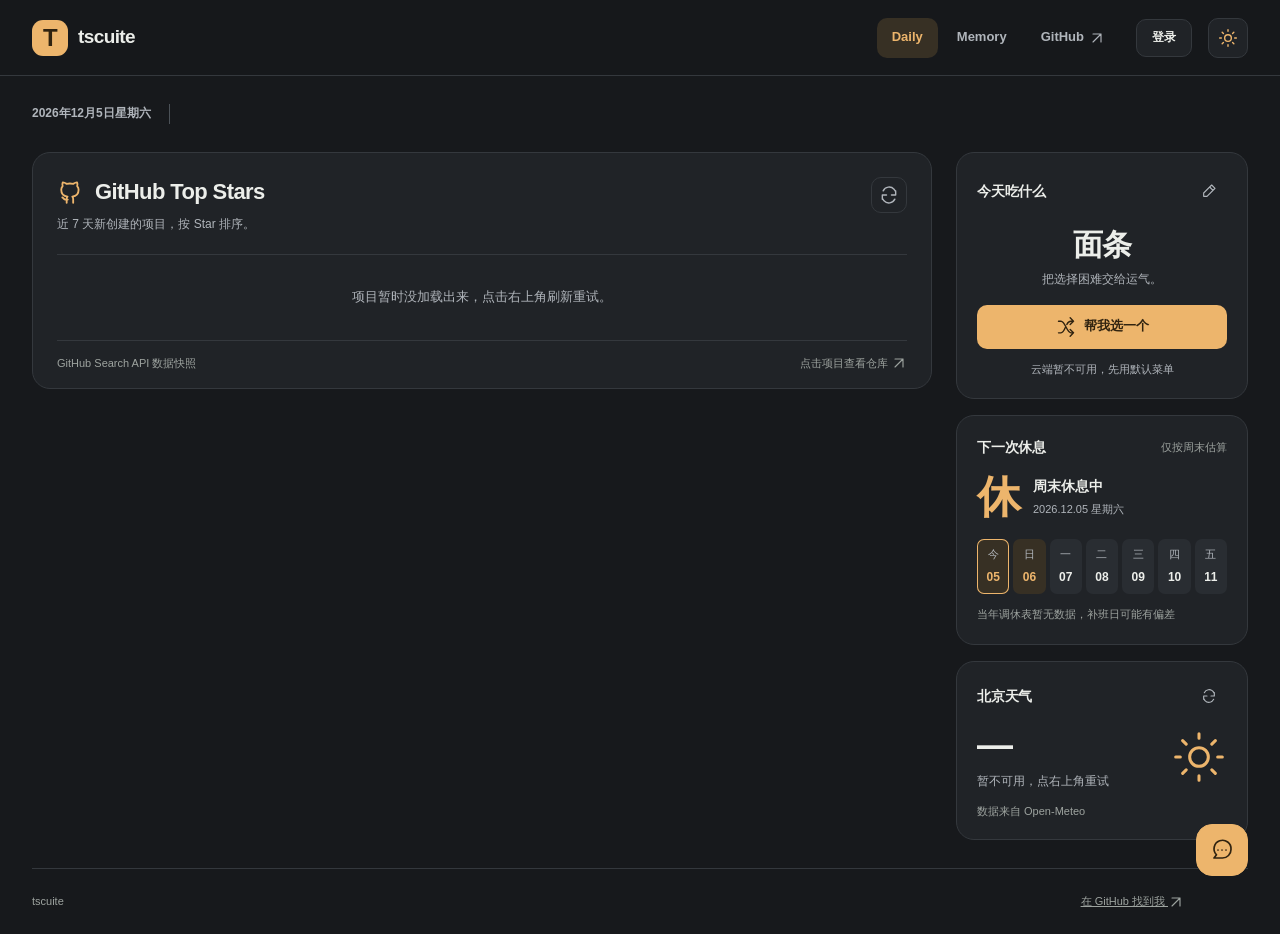
<file: index.html>
<!DOCTYPE html>
<html lang="zh-CN">
<head>
  <meta charset="utf-8">
  <meta name="viewport" content="width=device-width, initial-scale=1">
  <meta name="description" content="tscuite：发现 GitHub 新项目、决定今天吃什么，看看天气和下一个休息日。">
  <meta name="color-scheme" content="light dark">
  <meta name="theme-color" content="#f6f5f1">
  <title>tscuite</title>
  <meta http-equiv="Content-Security-Policy" content="default-src 'self'; script-src 'self'; style-src 'self'; img-src 'self' data:; connect-src 'self' https://memory.tscuite.workers.dev wss://memory.tscuite.workers.dev; object-src 'none'; base-uri 'self'; form-action 'self'">
  <script src="/assets/theme.js?v=3"></script>
  <link rel="icon" href="/assets/mark.svg?v=5" type="image/svg+xml">
  <link rel="stylesheet" href="/assets/desk.css?v=13">
  <script type="module" src="/assets/desk.mjs?v=10"></script>
  <link rel="apple-touch-icon" href="/assets/apple-touch-icon.png">
</head>
<body>
<svg class="icon-definitions" xmlns="http://www.w3.org/2000/svg" aria-hidden="true"><defs>
  <symbol id="i-sun" viewBox="0 0 24 24"><circle cx="12" cy="12" r="4"/><path d="M12 2v2m0 16v2M2 12h2m16 0h2M5 5l1.5 1.5m11 11L19 19M5 19l1.5-1.5m11-11L19 5"/></symbol>
  <symbol id="i-moon" viewBox="0 0 24 24"><path d="M20.5 13A8.5 8.5 0 0 1 11 3.5 8.5 8.5 0 1 0 20.5 13Z"/></symbol>
  <symbol id="i-github" viewBox="0 0 24 24"><path d="M9 19c-4 1-4-2-5-2m10 5v-3.4a3 3 0 0 0-.8-2.3c2.8-.3 5.8-1.4 5.8-6.3a4.8 4.8 0 0 0-1.3-3.4 4.5 4.5 0 0 0-.1-3.4S16.5 3 14 4.5a12 12 0 0 0-6 0C5.5 3 4.4 3.2 4.4 3.2a4.5 4.5 0 0 0-.1 3.4A4.8 4.8 0 0 0 3 10c0 4.9 3 6 5.8 6.3a3 3 0 0 0-.8 2.3V22"/></symbol>
  <symbol id="i-arrow" viewBox="0 0 24 24"><path d="M6 18 18 6M6 6h12v12"/></symbol>
  <symbol id="i-star" viewBox="0 0 24 24"><path d="m12 3 2.8 5.7 6.2.9-4.5 4.4 1.1 6.2-5.6-3-5.6 3 1.1-6.2L3 9.6l6.2-.9Z"/></symbol>
  <symbol id="i-search" viewBox="0 0 24 24"><circle cx="10.5" cy="10.5" r="6.5"/><path d="m16 16 5 5"/></symbol>
  <symbol id="i-shuffle" viewBox="0 0 24 24"><path d="M3 5h3c5 0 7 14 12 14h3m-4-4 4 4-4 4M3 19h3c2.5 0 4-3.5 5-6m2-4c1-2.5 3-4 5-4h3m-4-4 4 4-4 4"/></symbol>
  <symbol id="i-refresh" viewBox="0 0 24 24"><path d="M20 7v5h-5M4 17v-5h5M5 7a8 8 0 0 1 13-2l2 3M4 16l2 3a8 8 0 0 0 13-2"/></symbol>
  <symbol id="i-edit" viewBox="0 0 24 24"><path d="m16 3 5 5-12 12H4v-5ZM13 6l5 5"/></symbol>
  <symbol id="i-chat" viewBox="0 0 24 24"><path d="M21 11.5a8.5 8.5 0 0 1-8.5 8.5H4l2.5-3.2A8.5 8.5 0 1 1 21 11.5Z"/><path d="M8 12h.01M12 12h.01M16 12h.01"/></symbol>
  <symbol id="i-cloud-sun" viewBox="0 0 24 24"><circle cx="8" cy="8" r="3"/><path d="M8 2v1.5M2.5 8H4m9-2.5-.5 1M6 6 5 5M6 10 5 11"/><path d="M20 17a4 4 0 0 0-1.6-7.7A5 5 0 0 0 9 9.7 3.5 3.5 0 0 0 7.5 16.6H18a2.5 2.5 0 0 0 2-.4Z"/></symbol>
  <symbol id="i-cloud" viewBox="0 0 24 24"><path d="M18 18a4.5 4.5 0 1 0 .8-8.9A6 6 0 0 0 7.2 7.5 5 5 0 0 0 6 18Z"/></symbol>
  <symbol id="i-rain" viewBox="0 0 24 24"><path d="M18 16a4.5 4.5 0 1 0 .8-8.9A6 6 0 0 0 7.2 5.5 5 5 0 0 0 6 16Z"/><path d="m8 18-1 2.5m5-2.5-1 2.5m5-2.5-1 2.5"/></symbol>
  <symbol id="i-snow" viewBox="0 0 24 24"><path d="M18 16a4.5 4.5 0 1 0 .8-8.9A6 6 0 0 0 7.2 5.5 5 5 0 0 0 6 16Z"/><path d="m8 18 .5 2m3.5-2 .5 2m3.5-2 .5 2M8 22h.01m3.5 0h.01m7 0h.01"/></symbol>
  <symbol id="i-thunder" viewBox="0 0 24 24"><path d="M18 14a4 4 0 1 0 .7-7.9A6 6 0 0 0 7 4.7 4.5 4.5 0 0 0 6.5 13.6"/><path d="m12 12-2.5 4.5h3L11 21"/></symbol>
</defs></svg>
<a class="skip" href="#projects">跳到项目列表</a>
<header class="topbar">
  <a class="brand" href="/" aria-label="tscuite 首页"><span class="brand-mark" aria-hidden="true">T</span><span>tscuite</span></a>
  <nav aria-label="站点导航">
    <a class="nav-active" href="/" aria-current="page">Daily</a>
    <a href="/memory/">Memory</a>
    <a href="https://github.com/tscuite" target="_blank" rel="noopener noreferrer">GitHub <svg class="icon small" aria-hidden="true"><use href="#i-arrow"/></svg></a>
  </nav>
  <button class="user-chip" id="userNav">登录</button>
  <button class="icon-button" id="themeToggle" aria-label="切换夜间模式" title="切换夜间模式"><svg class="icon" aria-hidden="true"><use href="#i-moon"/></svg></button>
</header>
<div class="page">
  <section class="quote-strip" aria-label="每日一言">
    <time id="todayDate"></time>
    <span class="strip-sep" aria-hidden="true"></span>
    <blockquote id="hitokoto"></blockquote>
    <span class="quote-from" id="hitokotoFrom"></span>
  </section>
  <main class="desktop">
    <aside class="life" aria-label="生活工具">
      <section class="meal" aria-labelledby="foodTitle">
        <div class="section-top"><h2 id="foodTitle">今天吃什么</h2><button class="icon-button" id="foodEdit" aria-label="编辑吃什么清单" title="编辑清单"><svg class="icon small" aria-hidden="true"><use href="#i-edit"/></svg></button></div>
        <div id="foodBody"><p class="food-name" id="foodName" aria-live="polite">挑一道喜欢的</p><p class="meal-hint" id="foodHint">把选择困难交给运气。</p></div>
        <button class="meal-button" id="reroll"><svg class="icon" aria-hidden="true"><use href="#i-shuffle"/></svg><span>帮我选一个</span></button>
        <p class="food-status" id="foodStatus">正在读取菜单…</p>
      </section>
      <section class="rest-card card" aria-labelledby="restTitle">
        <div class="section-top"><h2 id="restTitle">下一次休息</h2><span class="quiet" id="restLabel">含法定调休</span></div>
        <div class="rest-result"><strong id="restDays">—</strong><div><span id="restUnit">正在查日历</span><p id="restDate"></p></div></div>
        <div id="weekStrip" class="week-strip" role="group" aria-label="未来七天工作与休息日"></div>
        <p id="holidayHint" class="card-footnote"></p>
      </section>
      <section class="weather-card card" aria-label="北京天气">
        <div class="section-top"><h2>北京天气</h2><button class="icon-button" id="weatherReload" aria-label="刷新北京天气"><svg class="icon small" aria-hidden="true"><use href="#i-refresh"/></svg></button></div>
        <div class="weather-content"><div><strong id="weatherTemp">—</strong><p id="weatherDescription">正在读取天气…</p></div><svg class="weather-sun" aria-hidden="true"><use href="#i-sun"/></svg></div>
        <p class="card-footnote">数据来自 Open-Meteo</p>
      </section>
    </aside>
    <div class="discovery">
      <section class="projects card" id="projects" aria-labelledby="projectsTitle">
        <div class="projects-heading"><div><div class="title-line"><span class="section-symbol" aria-hidden="true"><svg class="icon"><use href="#i-github"/></svg></span><h1 id="projectsTitle">GitHub Top Stars</h1></div><p id="digestInfo">近 7 天新创建的项目，按 Star 排序。</p></div><div class="scroll-actions"><button class="icon-button" id="trendingRefresh" aria-label="更新每日热门快照（管理员）" title="更新每日热门快照（管理员）" hidden>✦</button><button class="icon-button" id="projectsReload" aria-label="重新读取项目快照" title="重新读取项目快照"><svg class="icon" aria-hidden="true"><use href="#i-refresh"/></svg></button></div></div>
        <div class="project-grid" id="repoGrid" aria-busy="true"></div>
        <p class="state-message" id="projectMessage" role="status">正在读取项目快照…</p>
        <div class="projects-footer"><span id="repoCount">GitHub Search API 数据快照</span><span>点击项目查看仓库 <svg class="icon small" aria-hidden="true"><use href="#i-arrow"/></svg></span></div>
      </section>
      <section class="notes" id="notesSection" aria-label="公开笔记" hidden><div id="feed"></div></section>
      <div class="feed-actions"><p id="feedStatus" role="status"></p><button class="text-button" id="more" hidden>加载更早的笔记</button></div>
    </div>
  </main>
  <footer class="site-footer"><span>tscuite</span><a href="https://github.com/tscuite" target="_blank" rel="noopener noreferrer">在 GitHub 找到我 <svg class="icon small" aria-hidden="true"><use href="#i-arrow"/></svg></a></footer>
</div>
<dialog id="foodDialog" aria-labelledby="foodDialogTitle">
  <form id="foodForm">
    <div class="dialog-heading"><h2 id="foodDialogTitle">编辑我的菜单</h2><button type="button" id="foodCancel" class="icon-button" aria-label="关闭菜单编辑">×</button></div>
    <label for="foodListText">想吃的都写下来</label><textarea id="foodListText" rows="9" placeholder="麻辣烫\n火锅\n面条" required></textarea>
    <p class="field-hint">空格或换行分隔，最多 200 项，每项不超过 30 字。只影响你自己的菜单。</p>
    <p id="saveStatus" class="form-status" role="status"></p><div class="dialog-actions"><button class="primary" id="foodSave" type="submit">保存我的菜单</button></div>
  </form>
</dialog>
<dialog id="registerDialog" aria-labelledby="registerDialogTitle">
  <form id="registerForm" data-mode="login">
    <div class="dialog-heading"><h2 id="registerDialogTitle">登录</h2><button type="button" id="registerCancel" class="icon-button" aria-label="关闭登录窗口">×</button></div>
    <label for="registerEmail">邮箱</label><input id="registerEmail" type="email" autocomplete="email" required placeholder="you@example.com">
    <label for="registerPassword">密码</label><input id="registerPassword" type="password" autocomplete="current-password" required minlength="10" placeholder="至少 10 位">
    <p class="field-hint">没有账号？找 tscuite 开通。</p>
    <p id="registerStatus" class="form-status" role="status"></p><div class="dialog-actions"><button class="primary" id="registerSubmit" type="submit">登录</button></div>
  </form>
</dialog>
<dialog id="accountDialog" aria-labelledby="accountDialogTitle">
  <form id="accountForm">
    <div class="dialog-heading"><h2 id="accountDialogTitle">账号</h2><button type="button" id="accountClose" class="icon-button" aria-label="关闭账号面板">×</button></div>
    <p class="account-line"><span>邮箱</span><b id="accountEmail"></b></p>
    <p class="account-line"><span>身份</span><span class="role-badge" id="accountRole"></span></p>
    <p class="account-line"><span>我的菜单</span><b id="accountFoods"></b></p>
    <p class="field-hint">菜单按账号存在云端，换设备登录后还在。</p>
    <div class="dialog-actions"><button type="button" id="logoutBtn" class="text-button">退出登录</button><button class="primary" id="accountOk" type="button">知道了</button></div>
  </form>
</dialog>
<button class="chat-fab" id="chatFab" aria-label="打开聊天室" title="聊天室"><svg class="icon" aria-hidden="true"><use href="#i-chat"/></svg><span class="chat-fab-badge" id="chatFabBadge" hidden></span><span class="chat-presence-pill" id="chatFabPill" hidden></span></button>
<section class="chat-window" id="chatWindow" aria-label="聊天室" hidden>
  <header class="chat-window-head">
    <div class="chat-window-title"><span class="chat-spark" aria-hidden="true">✦</span><div><h2>聊天室</h2><p id="chatStatus">连接中…</p></div></div>
    <div class="chat-window-actions"><span class="quiet" id="chatPresence"></span><button class="icon-button" id="chatClose" aria-label="关闭聊天室">×</button></div>
  </header>
  <div class="chat-ip-strip" id="chatIpStrip" hidden></div>
  <div class="chat-log" id="chatLog" aria-live="polite"></div>
  <label class="ai-toggle" id="aiToggleWrap" hidden><input type="checkbox" id="aiToggle"> 小助手回复我</label>
  <form class="chat-form" id="chatForm">
    <label class="search"><input id="chatInput" placeholder="说点什么…" autocomplete="off" aria-label="聊天输入" disabled></label>
    <button class="primary" id="chatSend" type="submit" disabled>发送</button>
  </form>
</section>
<div id="toast" class="toast" role="status" hidden></div>
<noscript><p class="state-message">请启用 JavaScript 以加载笔记和小组件。</p></noscript>
</body>
</html>
</file>
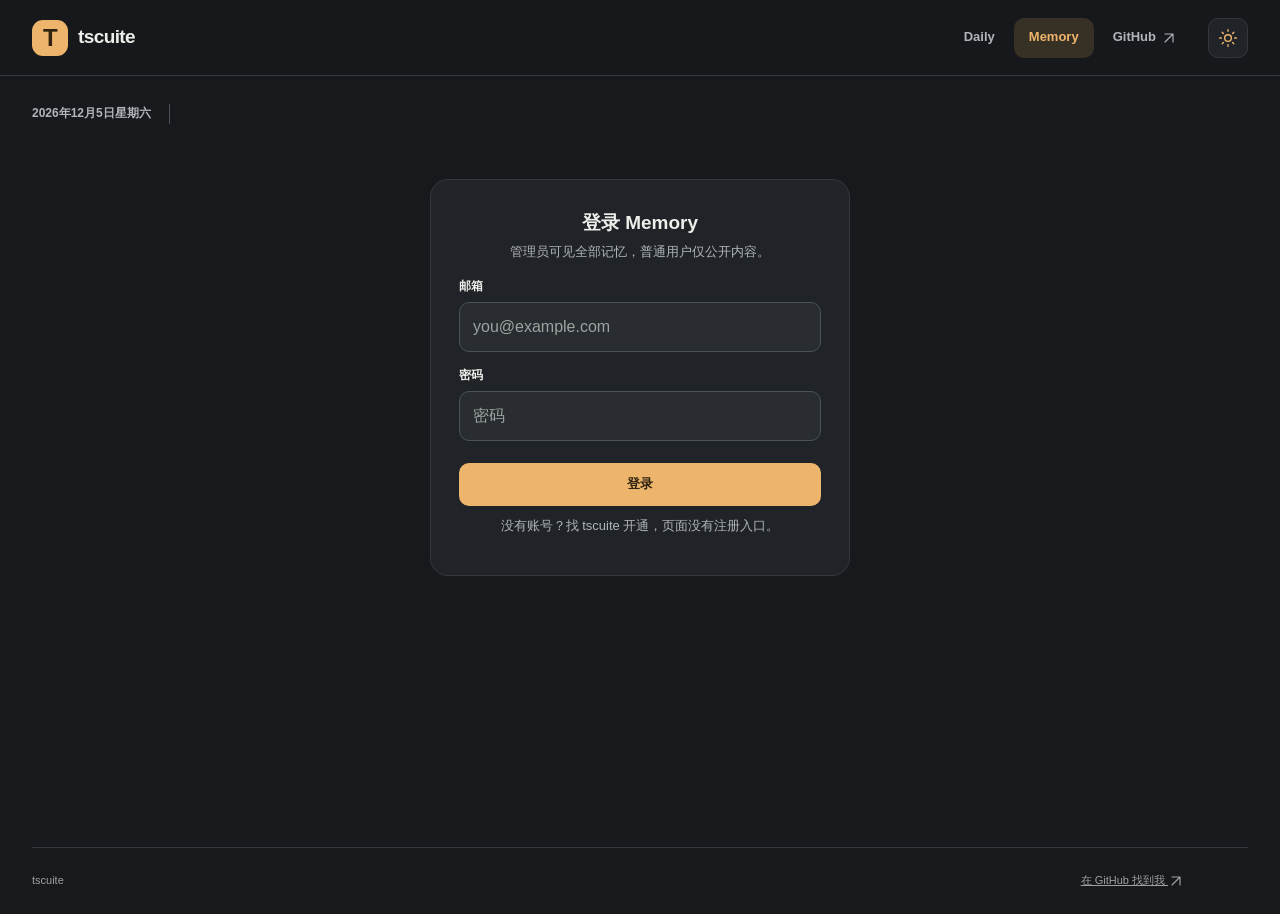
<file: memory/index.html>
<!DOCTYPE html>
<html lang="zh-CN">
<head>
  <meta charset="utf-8">
  <meta name="viewport" content="width=device-width, initial-scale=1">
  <meta name="color-scheme" content="light dark">
  <meta name="theme-color" content="#f6f5f1">
  <title>Memory · tscuite</title>
  <meta http-equiv="Content-Security-Policy" content="default-src 'self'; script-src 'self' 'sha256-QGiT4mojW1igQ/+5+mE0mRij50yeXXzpBB1eo0n8sO4='; style-src 'self'; img-src 'self' data:; connect-src 'self' https://memory.tscuite.workers.dev wss://memory.tscuite.workers.dev; object-src 'none'; base-uri 'self'; form-action 'self'">
  <script src="/assets/theme.js?v=3"></script>
  <script>document.documentElement.dataset.pending = '1';</script>
  <link rel="icon" href="/assets/mark.svg?v=5" type="image/svg+xml">
  <link rel="stylesheet" href="/assets/desk.css?v=9">
  <link rel="stylesheet" href="/assets/memory.css?v=3">
</head>
<body>
<svg class="icon-definitions" xmlns="http://www.w3.org/2000/svg" aria-hidden="true"><defs>
  <symbol id="i-sun" viewBox="0 0 24 24"><circle cx="12" cy="12" r="4"/><path d="M12 2v2m0 16v2M2 12h2m16 0h2M5 5l1.5 1.5m11 11L19 19M5 19l1.5-1.5m11-11L19 5"/></symbol>
  <symbol id="i-moon" viewBox="0 0 24 24"><path d="M20.5 13A8.5 8.5 0 0 1 11 3.5 8.5 8.5 0 1 0 20.5 13Z"/></symbol>
  <symbol id="i-arrow" viewBox="0 0 24 24"><path d="M6 18 18 6M6 6h12v12"/></symbol>
  <symbol id="i-search" viewBox="0 0 24 24"><circle cx="10.5" cy="10.5" r="6.5"/><path d="m16 16 5 5"/></symbol>
  <symbol id="i-refresh" viewBox="0 0 24 24"><path d="M20 7v5h-5M4 17v-5h5M5 7a8 8 0 0 1 13-2l2 3M4 16l2 3a8 8 0 0 0 13-2"/></symbol>
</defs></svg>
<a class="skip" href="#memoryMain">跳到 Memory 内容</a>
<header class="topbar">
  <a class="brand" href="/" aria-label="回到首页"><span class="brand-mark" aria-hidden="true">T</span><span>tscuite</span></a>
  <nav aria-label="站点导航">
    <a href="/">Daily</a>
    <a class="nav-active" href="/memory/" aria-current="page">Memory</a>
    <a href="https://github.com/tscuite" target="_blank" rel="noopener noreferrer">GitHub <svg class="icon small" aria-hidden="true"><use href="#i-arrow"/></svg></a>
  </nav>
  <button class="user-chip" id="userNav" hidden>登录</button>
  <button class="icon-button" id="themeToggle" aria-label="切换夜间模式" title="切换夜间模式"><svg class="icon" aria-hidden="true"><use href="#i-moon"/></svg></button>
</header>
<div class="page">
  <section class="quote-strip" aria-label="每日一言">
    <time id="todayDate"></time>
    <span class="strip-sep" aria-hidden="true"></span>
    <blockquote id="hitokoto"></blockquote>
    <span class="quote-from" id="hitokotoFrom"></span>
  </section>
  <main class="mem-main" id="memoryMain">
    <p class="state-message" id="authLoading" hidden>正在连接…</p>
    <div id="setup">
      <div class="setup-card">
        <h1>登录 Memory</h1>
        <p>管理员可见全部记忆，普通用户仅公开内容。</p>
        <label for="email">邮箱</label>
        <input id="email" type="email" placeholder="you@example.com" autocomplete="email">
        <label for="password">密码</label>
        <input id="password" type="password" placeholder="密码" autocomplete="current-password">
        <br><br>
        <button class="primary" id="connect">登录</button>
        <p class="field-hint">没有账号？找 tscuite 开通，页面没有注册入口。</p>
      </div>
    </div>

    <div id="app" hidden>
      <section class="card mem-panel">
        <div class="projects-heading">
          <div>
            <div class="title-line"><span class="section-symbol" aria-hidden="true">⌘</span><h1>Memory</h1></div>
            <div class="mem-mode" id="modeBanner"><span class="dot"></span><span>…</span></div>
          </div>
          <button class="icon-button" id="memReload" aria-label="重新读取记忆" title="重新读取"><svg class="icon" aria-hidden="true"><use href="#i-refresh"/></svg></button>
        </div>
        <div class="project-tools mem-tools" id="adminUi" hidden>
          <div class="mem-toolbar">
            <div class="filter-list" id="targetFilter"></div>
            <span class="tool-sep" aria-hidden="true"></span>
            <div class="filter-list" id="horizonFilter"></div>
          </div>
          <label class="search"><svg class="icon small" aria-hidden="true"><use href="#i-search"/></svg><input id="q" type="search" placeholder="搜索记忆…（≥3 字走语义检索，/ 聚焦）" autocomplete="off" aria-label="搜索记忆"></label>
        </div>
        <div class="mem-list" id="list"></div>
        <p class="state-message" id="empty" hidden>没有匹配的记忆</p>
        <div class="projects-footer"><span id="memCount">还没有内容</span><span>管理员可看全部 · 普通用户仅公开</span></div>
      </section>
      <div class="feed-actions"><button class="text-button" id="more" hidden>加载更多</button></div>
      <section class="card feedback-panel" id="feedbackPanel" hidden>
        <form class="feedback-row" id="feedbackForm">
          <span class="fb-label">✎ 纠正记忆</span>
          <label class="search"><input id="feedbackInput" placeholder="说一句自然语言，自动修正或补充：其实我不喝咖啡，爱喝茶…" autocomplete="off" aria-label="纠正记忆"></label>
          <button class="primary" type="submit">纠正</button>
        </form>
      </section>
    </div>
  </main>
  <footer class="site-footer"><span>tscuite</span><a href="https://github.com/tscuite" target="_blank" rel="noopener noreferrer">在 GitHub 找到我 <svg class="icon small" aria-hidden="true"><use href="#i-arrow"/></svg></a></footer>
</div>

<div id="drawer"><div class="drawer-panel" id="drawerPanel"></div></div>

<dialog id="accountDialog" aria-labelledby="accountDialogTitle">
  <form id="accountForm">
    <div class="dialog-heading"><h2 id="accountDialogTitle">账号</h2><button type="button" id="accountClose" class="icon-button" aria-label="关闭账号面板">×</button></div>
    <p class="account-line"><span>邮箱</span><b id="accountEmail"></b></p>
    <p class="account-line"><span>身份</span><span class="role-badge" id="accountRole"></span></p>
    <div class="dialog-actions"><button type="button" id="logoutBtn" class="text-button">退出登录</button><button class="primary" id="accountOk" type="button">知道了</button></div>
  </form>
</dialog>
<div id="toast" class="toast" role="status" hidden></div>

<script type="module" src="/assets/memory.mjs?v=1"></script>
</body>
</html>
</file>
<file: assets/desk.css>
/* Shared palette: warm daylight, quiet graphite at night. */
:root {
  color-scheme: light;
  --bg: #f6f5f1;
  --paper: #ffffff;
  --soft: #f0f1ed;
  --wash: #fbefd9;
  --ink: #292d32;
  --muted: #626a70;
  --faint: #696e68;
  --line: #e3e4de;
  --line-strong: #cbd0c7;
  --brand: #946020;
  --accent: #efb96c;
  --on-accent: #302310;
  --error: #b33440;
  --shadow: 0 2px 4px #292d3203, 0 12px 30px -24px #292d3233;
  --overlay-shadow: 0 24px 80px #292d3226;
  --backdrop: #25282d55;
  --gutter: clamp(16px, 2.5vw, 48px);
}
:root[data-theme=dark] {
  color-scheme: dark;
  --bg: #17191c;
  --paper: #202327;
  --soft: #292d32;
  --wash: #373024;
  --ink: #eceeea;
  --muted: #b0b5bb;
  --faint: #9da39f;
  --line: #34383d;
  --line-strong: #4b5157;
  --brand: #edb56c;
  --accent: #edb56c;
  --on-accent: #302310;
  --error: #ff9ba4;
  --shadow: none;
  --overlay-shadow: 0 24px 80px #0006;
  --backdrop: #080a0db3;
}

/* Base */
* { box-sizing: border-box; }
html { scroll-padding-top: 88px; }
body { margin: 0; background: var(--bg); color: var(--ink); font: 14px/1.6 "Avenir Next", "Segoe UI", "PingFang SC", "Microsoft YaHei", sans-serif; -webkit-font-smoothing: antialiased; }
button, input, textarea { font: inherit; }
button, a, input, textarea { -webkit-tap-highlight-color: transparent; }
button { cursor: pointer; color: inherit; }
a { color: inherit; }
button:disabled { cursor: not-allowed; opacity: .6; }
a, button, input, textarea { outline-offset: 4px; }
:focus-visible { outline: 2px solid var(--brand); }
::selection { background: var(--accent); color: var(--on-accent); }
[hidden] { display: none !important; }
h1, h2, p { margin: 0; }
.icon-definitions { position: absolute; width: 0; height: 0; overflow: hidden; }
.icon { width: 20px; height: 20px; display: inline-block; fill: none; stroke: currentColor; stroke-width: 1.7; stroke-linecap: round; stroke-linejoin: round; vertical-align: middle; flex-shrink: 0; }
.icon.small { width: 16px; height: 16px; }
.skip { position: fixed; top: -100px; left: 16px; background: var(--paper); padding: 12px; border-radius: 8px; z-index: 50; }
.skip:focus { top: 12px; }
::-webkit-scrollbar { width: 10px; }
::-webkit-scrollbar-thumb { background: var(--line-strong); border-radius: 8px; border: 3px solid var(--bg); }
::-webkit-scrollbar-track { background: transparent; }

/* One shared header and a full-width daily note. */
.topbar { position: sticky; top: 0; z-index: 10; min-height: 76px; padding: 12px var(--gutter); display: flex; align-items: center; gap: 16px; border-bottom: 1px solid var(--line); background: color-mix(in srgb, var(--bg) 94%, transparent); backdrop-filter: blur(16px); -webkit-backdrop-filter: blur(16px); }
.brand { display: flex; align-items: center; gap: 10px; text-decoration: none; font-size: 19px; font-weight: 750; letter-spacing: -.6px; }
.brand-mark { width: 36px; height: 36px; background: var(--accent); color: var(--on-accent); border-radius: 11px; display: grid; place-items: center; font-size: 24px; line-height: 1; font-weight: 800; }
.topbar nav { display: flex; align-items: center; gap: 4px; margin-left: auto; font-size: 13px; }
.topbar nav a { min-height: 40px; text-decoration: none; color: var(--muted); display: flex; align-items: center; gap: 5px; padding: 8px 15px; border-radius: 10px; font-weight: 550; }
.topbar nav a:hover { color: var(--ink); background: var(--soft); }
.topbar nav .nav-active { color: var(--brand); background: var(--wash); font-weight: 650; }
.icon-button { display: inline-flex; align-items: center; justify-content: center; width: 36px; height: 36px; border: 0; border-radius: 10px; background: transparent; color: var(--muted); flex-shrink: 0; font-size: 24px; }
.icon-button:hover { background: var(--soft); color: var(--ink); }
#themeToggle { width: 40px; height: 40px; border: 1px solid var(--line); background: var(--paper); color: var(--brand); }
.user-chip { min-height: 38px; border: 1px solid var(--line); background: var(--paper); color: var(--ink); border-radius: 10px; padding: 7px 15px; font-size: 12px; font-weight: 600; max-width: 150px; overflow: hidden; text-overflow: ellipsis; white-space: nowrap; }
.user-chip:hover { border-color: var(--brand); }
.page { width: calc(100% - var(--gutter) * 2); margin: auto; }
.quote-strip { display: flex; align-items: center; gap: 18px; min-height: 76px; padding: 18px 0; color: var(--muted); }
.quote-strip time { font-size: 12px; font-weight: 600; color: var(--muted); white-space: nowrap; font-variant-numeric: tabular-nums; }
.strip-sep { width: 1px; height: 20px; background: var(--line-strong); flex-shrink: 0; }
.quote-strip blockquote { margin: 0; flex: 1; font: 15px/1.7 "Songti SC", "STSong", serif; color: var(--ink); min-width: 0; overflow-wrap: anywhere; }
.quote-from { font-size: 11px; max-width: 22%; text-align: right; overflow-wrap: anywhere; }
.quote-from:empty { display: none; }
.desktop { display: grid; grid-template-columns: minmax(0, 1fr) 292px; grid-template-areas: "discovery life"; gap: 24px; align-items: start; }
.life { grid-area: life; display: grid; gap: 16px; min-width: 0; }
.discovery { grid-area: discovery; min-width: 0; }
.card { background: var(--paper); border: 1px solid var(--line); border-radius: 18px; box-shadow: var(--shadow); }
.section-top { display: flex; align-items: center; justify-content: space-between; gap: 8px; }
.section-top h2 { font-size: 14px; font-weight: 650; letter-spacing: -.2px; }
.quiet { font-size: 11px; color: var(--faint); }

/* Daily tools: three cards sharing one language; the meal button carries the accent. */
.meal { background: var(--paper); border: 1px solid var(--line); box-shadow: var(--shadow); border-radius: 18px; padding: 20px; position: relative; overflow: hidden; }
.food-name { text-align: center; font-size: 30px; line-height: 1.35; font-weight: 700; letter-spacing: -.5px; overflow-wrap: anywhere; padding: 16px 0 4px; min-height: 0; }
.meal-hint { text-align: center; font-size: 12px; color: var(--muted); }
.meal-button { background: var(--accent); color: var(--on-accent); border: 1px solid transparent; border-radius: 10px; display: flex; align-items: center; justify-content: center; gap: 8px; width: 100%; min-height: 44px; margin-top: 16px; padding: 10px; font-weight: 650; font-size: 13px; }
.meal-button:hover { filter: brightness(1.05); border-color: var(--brand); }
.meal-button:active { transform: translateY(1px); }
.food-status { text-align: center; font-size: 11px; color: var(--muted); margin-top: 12px; }
.food-float { position: absolute; left: 50%; top: 50%; pointer-events: none; color: var(--brand); opacity: 0; font-size: 13px; font-weight: 700; animation: float-food 1s ease-out forwards; }
@keyframes float-food { 0% { opacity: 0; transform: translate(0, 0) scale(.6) rotate(0deg); } 25% { opacity: .9; } to { opacity: 0; transform: translate(var(--dx, 0), -90px) scale(1.15) rotate(var(--rot, 0deg)); } }
.food-name.reeling { animation: reel .14s linear infinite; color: var(--muted); }
@keyframes reel { 0% { transform: translateY(-2px); filter: blur(1px); opacity: .8; } to { transform: translateY(2px); filter: blur(3px); opacity: .45; } }
.food-name.landing { animation: land .5s cubic-bezier(.34, 1.56, .64, 1); color: var(--brand); }
@keyframes land { 0% { transform: scale(1.25); filter: blur(2px); } to { transform: scale(1); filter: none; } }
.meal-button.rolling { background: var(--soft); color: var(--muted); }
.meal-button.rolling .icon { animation: spin .6s linear infinite; }
@keyframes spin { to { transform: rotate(360deg); } }
.rest-card { padding: 20px; }
.rest-result { display: flex; align-items: center; gap: 14px; margin: 16px 0 20px; }
.rest-result strong { font-size: 44px; line-height: 1; font-weight: 650; letter-spacing: -2px; font-variant-numeric: tabular-nums; color: var(--brand); }
.rest-result span { font-size: 14px; font-weight: 600; }
.rest-result p { font-size: 11px; color: var(--muted); margin-top: 4px; }
.week-strip { display: grid; grid-template-columns: repeat(7, minmax(0, 1fr)); gap: 4px; }
.day-pill { display: flex; flex-direction: column; align-items: center; gap: 5px; padding: 7px 0; background: var(--soft); border-radius: 7px; font-size: 11px; color: var(--muted); }
.day-pill strong { font-size: 12px; color: var(--ink); font-weight: 600; font-variant-numeric: tabular-nums; }
.day-pill.rest { background: var(--wash); }
.day-pill.rest strong { color: var(--brand); }
.day-pill.today { box-shadow: inset 0 0 0 1px var(--brand); }
.card-footnote { font-size: 11px; color: var(--faint); margin-top: 12px; }
.weather-card { padding: 16px 20px 18px; }
.weather-content { display: flex; align-items: center; justify-content: space-between; gap: 10px; margin-top: 8px; }
.weather-content strong { font-size: 36px; line-height: 1.3; font-weight: 600; letter-spacing: -1px; font-variant-numeric: tabular-nums; }
.weather-content p { font-size: 12px; color: var(--muted); margin-top: 3px; }
.weather-sun { width: 56px; height: 56px; flex-shrink: 0; fill: none; stroke: var(--brand); stroke-width: 1.3; stroke-linecap: round; stroke-linejoin: round; }

/* Ranked repositories: aligned columns, not a card inside every row. */
.projects { padding: 24px 24px 16px; }
.projects-heading { display: flex; align-items: flex-start; justify-content: space-between; gap: 12px; }
.projects-heading > div:first-child { min-width: 0; }
.title-line { display: flex; align-items: center; gap: 10px; }
.section-symbol { color: var(--brand); width: 28px; height: 28px; display: grid; place-items: center; font-size: 24px; line-height: 1; flex-shrink: 0; }
.section-symbol .icon { width: 26px; height: 26px; }
.projects h1 { font-size: 22px; line-height: 1.35; letter-spacing: -.6px; font-weight: 650; }
.projects-heading p { font-size: 12px; color: var(--muted); margin-top: 8px; }
.scroll-actions { display: flex; align-items: center; gap: 4px; }
.scroll-actions .icon-button { border: 1px solid var(--line); font-size: 20px; }
.project-grid { display: block; margin-top: 20px; border-top: 1px solid var(--line); }
.repo { display: grid; grid-template-columns: 28px minmax(0, 1fr) 146px; gap: 12px; align-items: center; min-height: 46px; padding: 8px 4px; border-bottom: 1px solid var(--line); text-decoration: none; background: transparent; }
.repo:last-child { border-bottom: 0; }
.repo:hover, .repo:focus-visible { background: var(--soft); }
.repo-rank { color: var(--faint); font-size: 12px; font-weight: 550; font-variant-numeric: tabular-nums; text-align: center; }
.repo:nth-child(-n+3) .repo-rank { color: var(--brand); font-weight: 750; }
.repo-heading { display: flex; align-items: baseline; gap: 14px; min-width: 0; }
.repo-identity { min-width: 0; max-width: 62%; flex: 0 1 auto; overflow: hidden; text-overflow: ellipsis; white-space: nowrap; font-size: 14px; }
.repo-owner { color: var(--muted); font-size: 12px; }
.repo-name { color: var(--ink); font-weight: 650; letter-spacing: -.15px; }
.repo:hover .repo-name { color: var(--brand); }
.repo-desc-inline { color: var(--muted); font-size: 13px; white-space: nowrap; overflow: hidden; text-overflow: ellipsis; min-width: 0; flex: 1; }
.repo-meta { display: flex; align-items: center; justify-content: space-between; gap: 8px; font-size: 11px; color: var(--muted); font-variant-numeric: tabular-nums; }
.repo-language { display: inline-flex; align-items: center; gap: 6px; min-width: 0; }
.repo-language > span:last-child { overflow: hidden; text-overflow: ellipsis; white-space: nowrap; }
.lang-dot { height: 6px; width: 6px; border-radius: 50%; display: inline-block; flex-shrink: 0; }
.repo-stars { display: inline-flex; align-items: center; justify-content: flex-end; gap: 4px; color: var(--muted); min-width: 48px; white-space: nowrap; }
.repo-stars .icon { width: 13px; height: 13px; color: var(--brand); }
.projects-footer { border-top: 1px solid var(--line); padding-top: 14px; display: flex; justify-content: space-between; gap: 12px; font-size: 11px; color: var(--faint); }
.projects-footer span { display: inline-flex; align-items: center; gap: 3px; }
.state-message { padding: 32px 10px; text-align: center; color: var(--muted); font-size: 13px; }
.skeleton-row { min-height: 46px; padding: 12px 6px; border-bottom: 1px solid var(--line); display: flex; gap: 16px; align-items: center; }
.skeleton { height: 10px; border-radius: 4px; background: linear-gradient(90deg, var(--soft) 25%, var(--line) 37%, var(--soft) 63%); background-size: 400% 100%; animation: shimmer 1.3s infinite; }
.skeleton.w40 { width: 20%; }
.skeleton.w60 { width: 15%; }
.skeleton.w80 { width: 65%; }
@keyframes shimmer { to { background-position: -200% 0; } }
.feed-actions { display: flex; align-items: center; justify-content: center; gap: 12px; margin-top: 18px; color: var(--muted); font-size: 12px; }
.feed-actions:has(#feedStatus:empty):has(#more[hidden]) { display: none; }
.text-button { background: transparent; border: 0; padding: 8px 0; color: var(--brand); font-size: 12px; font-weight: 600; }
.notes { margin-top: 22px; }
.note { padding: 22px 24px; background: var(--paper); border: 1px solid var(--line); border-radius: 16px; margin-top: 16px; }
.note h2 { font-size: 17px; margin-bottom: 8px; }
.note time { font-size: 12px; color: var(--muted); }
.note-content { white-space: pre-wrap; overflow-wrap: anywhere; font-size: 14px; margin-top: 12px; }
.note a { color: var(--brand); }
.site-footer { padding: 24px 64px 24px 0; margin-top: 28px; border-top: 1px solid var(--line); display: flex; justify-content: space-between; gap: 12px; color: var(--faint); font-size: 11px; }

/* Shared inputs, filters and dialogs. */
.project-tools { display: flex; align-items: center; justify-content: space-between; gap: 12px; margin: 20px 0 12px; }
.filter-list { display: flex; gap: 6px; flex-wrap: wrap; }
.filter { border: 1px solid var(--line-strong); background: transparent; color: var(--muted); border-radius: 8px; padding: 7px 12px; font-size: 12px; white-space: nowrap; }
.filter:hover { color: var(--ink); border-color: var(--brand); }
.filter.active { background: var(--wash); color: var(--brand); border-color: color-mix(in srgb, var(--brand) 50%, var(--line)); font-weight: 600; }
.search { background: var(--soft); display: flex; align-items: center; gap: 8px; border: 1px solid var(--line-strong); border-radius: 10px; padding: 9px 12px; color: var(--faint); width: 220px; flex-shrink: 0; }
.search:focus-within { outline: 2px solid var(--brand); outline-offset: 2px; }
.search input { background: none; border: 0; color: var(--ink); font-size: 13px; width: 100%; min-width: 0; outline: none; }
input::placeholder, textarea::placeholder { color: var(--faint); opacity: 1; }
dialog { margin: auto; width: min(520px, calc(100vw - 32px)); max-height: 90dvh; overflow: auto; padding: 28px; border: 1px solid var(--line-strong); border-radius: 20px; background: var(--paper); color: var(--ink); box-shadow: var(--overlay-shadow); }
dialog::backdrop { background: var(--backdrop); backdrop-filter: blur(5px); }
.dialog-heading { display: flex; align-items: center; justify-content: space-between; margin-bottom: 18px; }
.dialog-heading h2 { font-size: 20px; letter-spacing: -.4px; }
dialog label { display: block; font-size: 13px; font-weight: 600; margin: 14px 0 8px; }
dialog textarea, dialog input { display: block; width: 100%; background: var(--soft); color: var(--ink); border: 1px solid var(--line-strong); border-radius: 10px; padding: 12px; resize: vertical; font-size: 14px; line-height: 1.8; }
dialog textarea:focus, dialog input:focus { border-color: var(--brand); outline: 2px solid var(--brand); outline-offset: 2px; }
.field-hint { font-size: 12px; color: var(--muted); line-height: 1.8; margin-top: 8px; }
.dialog-actions { display: flex; align-items: center; justify-content: space-between; gap: 14px; margin-top: 20px; }
.primary { background: var(--accent); color: var(--on-accent); border: 0; border-radius: 10px; padding: 11px 20px; font-size: 13px; font-weight: 650; }
.primary:hover { filter: brightness(1.05); }
.form-status { font-size: 12px; color: var(--muted); min-height: 20px; margin-top: 12px; }
.form-status.error { color: var(--error); }
.account-line { display: flex; justify-content: space-between; align-items: baseline; gap: 12px; font-size: 13px; margin: 12px 0; border-bottom: 1px solid var(--line); padding-bottom: 10px; }
.account-line span { color: var(--muted); }
.account-line b { font-weight: 600; overflow-wrap: anywhere; min-width: 0; }
.role-badge { font-size: 11px; padding: 2px 9px; border-radius: 6px; border: 1px solid var(--line); color: var(--muted); }
.role-badge.admin { color: var(--brand); border-color: color-mix(in srgb, var(--brand) 50%, var(--line)); background: var(--wash); }
.toast { position: fixed; bottom: 24px; left: 50%; transform: translateX(-50%); padding: 11px 20px; border-radius: 12px; background: var(--ink); color: var(--bg); box-shadow: var(--overlay-shadow); z-index: 40; max-width: 90vw; font-size: 13px; }

/* Chat uses the same palette, including bubbles and overlays. */
.chat-fab { position: fixed; right: var(--gutter); bottom: 24px; z-index: 36; width: 52px; height: 52px; border-radius: 16px; border: 1px solid var(--accent); background: var(--accent); color: var(--on-accent); display: grid; place-items: center; animation: fab-breathe 3.2s ease-in-out infinite; }
.chat-fab:hover { filter: brightness(1.06); }
.chat-fab .icon { width: 24px; height: 24px; }
.chat-fab-badge { position: absolute; top: -4px; right: -4px; min-width: 20px; height: 20px; padding: 0 5px; border-radius: 999px; background: #b33440; color: #fff; font-size: 11px; font-weight: 700; display: grid; place-items: center; box-shadow: 0 0 0 2px var(--bg); }
.chat-fab.unread { animation: fab-breathe 3.2s ease-in-out infinite, fab-ring 1.8s ease-out infinite; }
@keyframes fab-breathe { 0%, 100% { transform: translateY(0); box-shadow: 0 6px 16px -10px #94602077; } 50% { transform: translateY(-3px); box-shadow: 0 10px 26px -10px #94602099; } }
@keyframes fab-ring { 0% { box-shadow: 0 0 0 0 #efb96c, 0 6px 16px -10px #94602077; } 70% { box-shadow: 0 0 0 12px #efb96c00, 0 6px 16px -10px #94602077; } 100% { box-shadow: 0 0 0 0 #efb96c00, 0 6px 16px -10px #94602077; } }
.chat-presence-pill { position: absolute; top: -34px; right: -6px; background: var(--ink); color: var(--bg); font-size: 11px; font-weight: 600; padding: 5px 10px; border-radius: 999px; white-space: nowrap; box-shadow: var(--shadow); pointer-events: none; }
.chat-window { position: fixed; right: var(--gutter); bottom: 88px; z-index: 35; width: min(400px, calc(100vw - 32px)); height: min(600px, calc(100dvh - 116px)); background: var(--paper); border: 1px solid var(--line-strong); border-radius: 20px; box-shadow: var(--overlay-shadow); display: flex; flex-direction: column; overflow: hidden; }
.chat-window-head { display: flex; align-items: center; justify-content: space-between; gap: 10px; padding: 14px 16px; border-bottom: 1px solid var(--line); }
.chat-window-actions .clickable { cursor: pointer; border-bottom: 1px dotted currentColor; }
.chat-window-actions .clickable:hover { color: var(--ink); }
.chat-ip-strip { display: flex; flex-wrap: wrap; gap: 2px 12px; margin: 0 16px; padding: 6px 0; border-bottom: 1px solid var(--line); font-size: 11px; color: var(--faint); max-height: 64px; overflow-y: auto; font-variant-numeric: tabular-nums; }
.chat-window-title { display: flex; align-items: center; gap: 10px; min-width: 0; }
.chat-spark { width: 34px; height: 34px; border-radius: 10px; background: var(--wash); color: var(--brand); display: grid; place-items: center; font-size: 16px; flex-shrink: 0; }
.chat-window-title h2 { font-size: 15px; letter-spacing: -.2px; }
.chat-window-title p { font-size: 11px; color: var(--muted); margin-top: 2px; }
.chat-window-actions { display: flex; align-items: center; gap: 8px; }
.chat-log { flex: 1; min-height: 60px; overflow-y: auto; display: flex; flex-direction: column; gap: 10px; padding: 16px; }
.chat-msg { display: flex; flex-direction: column; align-items: flex-start; gap: 4px; max-width: 85%; }
.chat-msg.own { align-self: flex-end; align-items: flex-end; }
.chat-user, .chat-time { font-size: 11px; color: var(--faint); padding: 0 4px; }
.chat-time { font-variant-numeric: tabular-nums; }
.chat-bubble { background: var(--soft); border: 1px solid var(--line); border-radius: 14px; border-top-left-radius: 4px; padding: 8px 12px; font-size: 13px; line-height: 1.6; overflow-wrap: anywhere; white-space: pre-wrap; }
.chat-msg.own .chat-bubble { background: var(--accent); border-color: var(--accent); color: var(--on-accent); border-radius: 14px; border-top-right-radius: 4px; }
.chat-msg.assistant .chat-bubble { background: var(--wash); border-color: color-mix(in srgb, var(--brand) 25%, var(--line)); }
.chat-system { font-size: 12px; color: var(--faint); text-align: center; padding: 2px 0; }
.chat-welcome { margin: auto; text-align: center; padding: 10px 4px; }
.chat-welcome-title { font-size: 16px; font-weight: 650; letter-spacing: -.2px; }
.chat-welcome-sub { font-size: 12px; color: var(--faint); margin-top: 5px; line-height: 1.6; }
.chat-welcome-chips { display: flex; gap: 8px; justify-content: center; margin-top: 14px; }
.chat-chip { font-size: 12px; padding: 7px 14px; border-radius: 999px; border: 1px solid var(--line-strong); background: var(--paper); color: var(--ink); cursor: pointer; }
.chat-chip:hover { background: var(--wash); border-color: var(--brand); }
.chat-bubble.typing { display: flex; align-items: center; gap: 4px; padding: 12px 14px; min-width: 34px; }
.chat-bubble.typing i { width: 5px; height: 5px; border-radius: 50%; background: currentColor; opacity: .35; animation: typing-bounce 1.2s infinite; }
.chat-bubble.typing i:nth-child(2) { animation-delay: .15s; }
.chat-bubble.typing i:nth-child(3) { animation-delay: .3s; }
@keyframes typing-bounce { 0%, 60%, 100% { transform: translateY(0); opacity: .35; } 30% { transform: translateY(-3px); opacity: .9; } }
.ai-toggle { display: flex; align-items: center; gap: 6px; font-size: 12px; color: var(--muted); margin: 2px 16px 0; cursor: pointer; user-select: none; }
.ai-toggle input { accent-color: var(--brand); }
.chat-form { display: flex; gap: 8px; margin: 10px 16px 14px; }
.chat-form .search { flex: 1; width: auto; }
.chat-form .primary { flex-shrink: 0; padding: 9px 16px; }

/* Tablet and phone: tools condense; project names no longer fight metadata. */
@media (min-width: 981px) {
  .life { position: sticky; top: 100px; }
}
@media (max-width: 1180px) {
  .desktop { grid-template-columns: minmax(0, 1fr) 260px; gap: 18px; }
  .projects { padding: 22px 18px 16px; }
  .repo { grid-template-columns: 24px minmax(0, 1fr) 132px; gap: 10px; }
  .repo-heading { flex-direction: column; align-items: stretch; gap: 2px; }
  .repo-identity { max-width: 100%; }
  .repo-desc-inline { flex: auto; }
  .meal { padding-inline: 18px; }
  .rest-card, .weather-card { padding-inline: 16px; }
}
@media (max-width: 980px) {
  .desktop { grid-template-columns: 1fr; grid-template-areas: "life" "discovery"; gap: 20px; }
  .life { grid-template-columns: repeat(3, minmax(0, 1fr)); gap: 12px; }
  .meal, .rest-card, .weather-card { padding: 16px; }
  .food-name { font-size: 28px; padding-top: 12px; min-height: 56px; }
  .meal-button { margin-top: 14px; }
  .rest-card .quiet { display: none; }
  .rest-result { margin: 16px 0; gap: 10px; }
  .rest-result strong { font-size: 38px; }
  .weather-content { margin-top: 20px; }
  .weather-sun { width: 42px; height: 42px; }
  .quote-from { max-width: 18%; }
}
@media (max-width: 640px) {
  :root { --gutter: 16px; }
  .topbar { min-height: 64px; padding-block: 10px; gap: 8px; }
  .brand { font-size: 17px; gap: 8px; }
  .brand-mark { width: 32px; height: 32px; font-size: 21px; border-radius: 9px; }
  .topbar nav { gap: 2px; font-size: 12px; }
  .topbar nav a { padding: 8px 10px; }
  .topbar nav a[href^="https://github.com"] { display: none; }
  .user-chip { max-width: 80px; padding-inline: 10px; }
  #themeToggle { width: 38px; height: 38px; }
  .quote-strip { flex-wrap: wrap; gap: 6px 12px; min-height: 0; padding: 18px 0; }
  .quote-strip time { font-size: 11px; }
  .strip-sep { display: none; }
  .quote-strip blockquote { flex-basis: 100%; order: 3; font-size: 14px; }
  .quote-from { max-width: 42%; margin-left: auto; font-size: 10px; }
  .life { grid-template-columns: repeat(2, minmax(0, 1fr)); gap: 12px; }
  .meal { grid-column: 1 / -1; display: grid; grid-template-columns: minmax(0, 1fr) auto; gap: 0 16px; padding: 12px 16px; }
  .meal .section-top { grid-column: 1 / -1; }
  .meal #foodBody { min-width: 0; }
  .food-name { text-align: left; font-size: 28px; padding: 4px 0; min-height: 0; }
  .meal-hint { text-align: left; font-size: 11px; }
  .meal-button { align-self: center; margin: 0; width: auto; padding: 10px 12px; font-size: 12px; }
  .meal-button .icon { width: 17px; height: 17px; }
  .food-status { grid-column: 1 / -1; text-align: left; margin-top: 10px; font-size: 11px; }
  .rest-card, .weather-card { padding: 14px; }
  .section-top h2 { font-size: 13px; }
  .rest-result { gap: 8px; margin: 14px 0; }
  .rest-result strong { font-size: 36px; }
  .rest-result span { font-size: 12px; }
  .rest-result p { font-size: 10px; }
  .week-strip { gap: 3px; }
  .day-pill { font-size: 10px; padding: 5px 0; gap: 3px; }
  .day-pill strong { font-size: 11px; }
  .card-footnote { font-size: 10px; line-height: 1.7; }
  .weather-card { display: flex; flex-direction: column; }
  .weather-content { margin-top: 12px; gap: 4px; flex-wrap: wrap; }
  .weather-content strong { font-size: 34px; }
  .weather-content p { font-size: 11px; }
  .weather-sun { width: 36px; height: 36px; }
  .weather-card .card-footnote { margin-top: auto; padding-top: 12px; }
  .projects { padding: 20px 14px 14px; }
  .projects h1 { font-size: 18px; letter-spacing: -.4px; }
  .title-line { gap: 8px; }
  .section-symbol, .section-symbol .icon { width: 22px; height: 22px; }
  .projects-heading p { font-size: 11px; line-height: 1.7; }
  .project-grid { margin-top: 16px; }
  .repo { grid-template-columns: 22px minmax(0, 1fr); align-items: start; gap: 5px 8px; padding: 12px 0; }
  .repo-rank { line-height: 22px; }
  .repo-heading { gap: 4px; }
  .repo-identity { font-size: 14px; white-space: normal; overflow-wrap: anywhere; }
  .repo-owner { font-size: 12px; }
  .repo-desc-inline { font-size: 12px; }
  .repo-meta { grid-column: 2; justify-content: flex-start; gap: 16px; font-size: 11px; }
  .repo-stars { min-width: 0; }
  .projects-footer span:last-child { display: none; }
  .projects-footer { font-size: 10px; }
  .site-footer { flex-direction: column; gap: 4px; font-size: 10px; padding-block: 20px; margin-top: 20px; }
  dialog { padding: 22px; }
  dialog input, dialog textarea, .search input { font-size: 16px; }
  .chat-fab { bottom: max(16px, env(safe-area-inset-bottom)); width: 46px; height: 46px; border-radius: 14px; }
  .chat-window { bottom: calc(74px + env(safe-area-inset-bottom)); height: min(600px, calc(100dvh - 100px - env(safe-area-inset-bottom))); }
}
@media (max-width: 360px) {
  .brand > span:last-child { display: none; }
  .topbar nav a { padding-inline: 8px; }
  .life { gap: 8px; }
  .rest-card, .weather-card { padding: 10px; }
  .rest-result { gap: 6px; }
  .rest-result strong { font-size: 32px; }
  .rest-result span { font-size: 11px; }
  .projects h1 { font-size: 16px; }
}
@media (prefers-reduced-motion: reduce) {
  *, *::before, *::after { animation: none !important; transition: none !important; scroll-behavior: auto !important; }
}
</file>
<file: assets/memory.css>
/* 记忆页：复用 desk.css 的组件语言（.card/.filter/.search/quote-strip/页脚），只补列表与登录卡 */
/* 首屏先显示连接状态，登录态确认前不渲染登录卡，避免闪现 */
:root[data-pending] #setup { display: none; }
:root[data-pending] #authLoading { display: block !important; }
.mem-main{padding-top:0;min-height:calc(100dvh - 260px)}
.setup-card{max-width:420px;margin:3vh auto 0;background:var(--paper);border:1px solid var(--line);border-radius:18px;padding:28px;box-shadow:var(--shadow);text-align:center}
.setup-card h1{font-size:19px;margin-bottom:4px}
.setup-card>p{color:var(--muted);font-size:13px;margin-bottom:10px}
.setup-card label{display:block;text-align:left;font-size:12px;font-weight:600;margin:14px 0 6px}
.setup-card input{width:100%;background:var(--soft);border:1px solid var(--line-strong);border-radius:10px;padding:11px 13px;color:var(--ink);font-size:16px;outline-offset:2px}
.setup-card input:focus{border-color:var(--brand);outline:2px solid var(--brand)}
.setup-card .primary{width:100%}
.mem-panel{padding:20px 24px 10px}
.mem-panel .projects-heading p{font-size:12px;color:var(--muted);margin-top:8px}
.mem-mode{display:flex;align-items:center;gap:8px}
.mem-mode .dot{width:6px;height:6px;border-radius:50%;background:var(--faint);flex-shrink:0}
.mem-mode.admin .dot{background:var(--brand)}
.mem-tools{display:flex;align-items:stretch;flex-direction:column;gap:10px}
.mem-tools .search{width:100%}
.mem-toolbar{display:flex;align-items:center;gap:8px;flex-wrap:wrap}
.tool-sep{width:1px;height:16px;background:var(--line);flex-shrink:0}
.feedback-panel{margin-top:14px;padding:12px 16px}.feedback-row{display:flex;align-items:center;gap:10px;flex-wrap:wrap}.feedback-row .search{flex:1;min-width:200px}.fb-label{font-size:12.5px;font-weight:650;flex-shrink:0}.feedback-row .primary{padding:8px 16px;font-size:12px;flex-shrink:0}.mem-meta{gap:8px}
.mem-list{margin-top:4px}
.mem-row{padding:8px 6px;border-top:1px solid var(--line);transition:background .12s}
.mem-row:first-child{border-top:none}
.mem-row.clickable{cursor:pointer}
.mem-row.clickable:hover{background:var(--soft)}
.mem-head{display:flex;align-items:baseline;gap:10px}
.mem-head h3{margin:0;font-size:14px;letter-spacing:-.1px;font-weight:650;min-width:0;overflow-wrap:anywhere}
.mem-meta .time{margin-left:0;margin-right:auto;font-size:11px;color:var(--faint);white-space:nowrap}
.mem-text{color:var(--muted);font-size:12.5px;margin-top:4px;white-space:pre-wrap;word-break:break-word}
.mem-text.snippet{display:-webkit-box;-webkit-line-clamp:1;-webkit-box-orient:vertical;overflow:hidden}
.mem-meta{display:flex;gap:5px;flex-wrap:wrap;margin-top:6px}
.mem-meta .pill{font:10px ui-monospace,"SF Mono",Menlo,monospace;color:var(--faint);border:1px solid var(--line);border-radius:999px;padding:1px 7px}
.mem-meta .pill.memory{color:#3572a5;border-color:#cfe0f0}
.mem-meta .pill.user{color:#15803d;border-color:#c8e6d2}
.mem-meta .pill.failure{color:#b91c1c;border-color:#f0cfcf}
:root[data-theme=dark] .mem-meta .pill.memory{color:#9abef0;border-color:#475b76}
:root[data-theme=dark] .mem-meta .pill.user{color:#9ed6ac;border-color:#45654d}
:root[data-theme=dark] .mem-meta .pill.failure{color:#f4a4a4;border-color:#754b4b}
.mem-meta .pill.plain{color:var(--muted)}
/* 抽屉 */
#drawer{position:fixed;inset:0;background:var(--backdrop);display:none;align-items:flex-end;justify-content:center;z-index:30}
#drawer.open{display:flex}
.drawer-panel{width:100%;max-width:760px;max-height:84dvh;overflow-y:auto;background:var(--paper);border:1px solid var(--line);border-bottom:none;border-radius:18px 18px 0 0;padding:26px;color:var(--ink)}
.drawer-panel h2{font-size:19px;margin-bottom:12px}
.content{white-space:pre-wrap;word-break:break-word;font-size:14.5px}
.kv{margin-top:18px;border-top:1px solid var(--line);padding-top:14px;font-size:12.5px;color:var(--muted);display:grid;grid-template-columns:auto 1fr;gap:6px 14px}
.kv b{color:var(--ink);font-weight:600}
.drawer-close{float:right;background:none;border:none;color:var(--muted);font-size:22px;cursor:pointer}
.drawer-close:hover{color:var(--ink)}
@media(max-width:720px){.mem-panel{padding:20px 18px 12px}.setup-card{margin-top:3vh;padding:22px}.mem-row{padding:14px 4px}}
</file>
